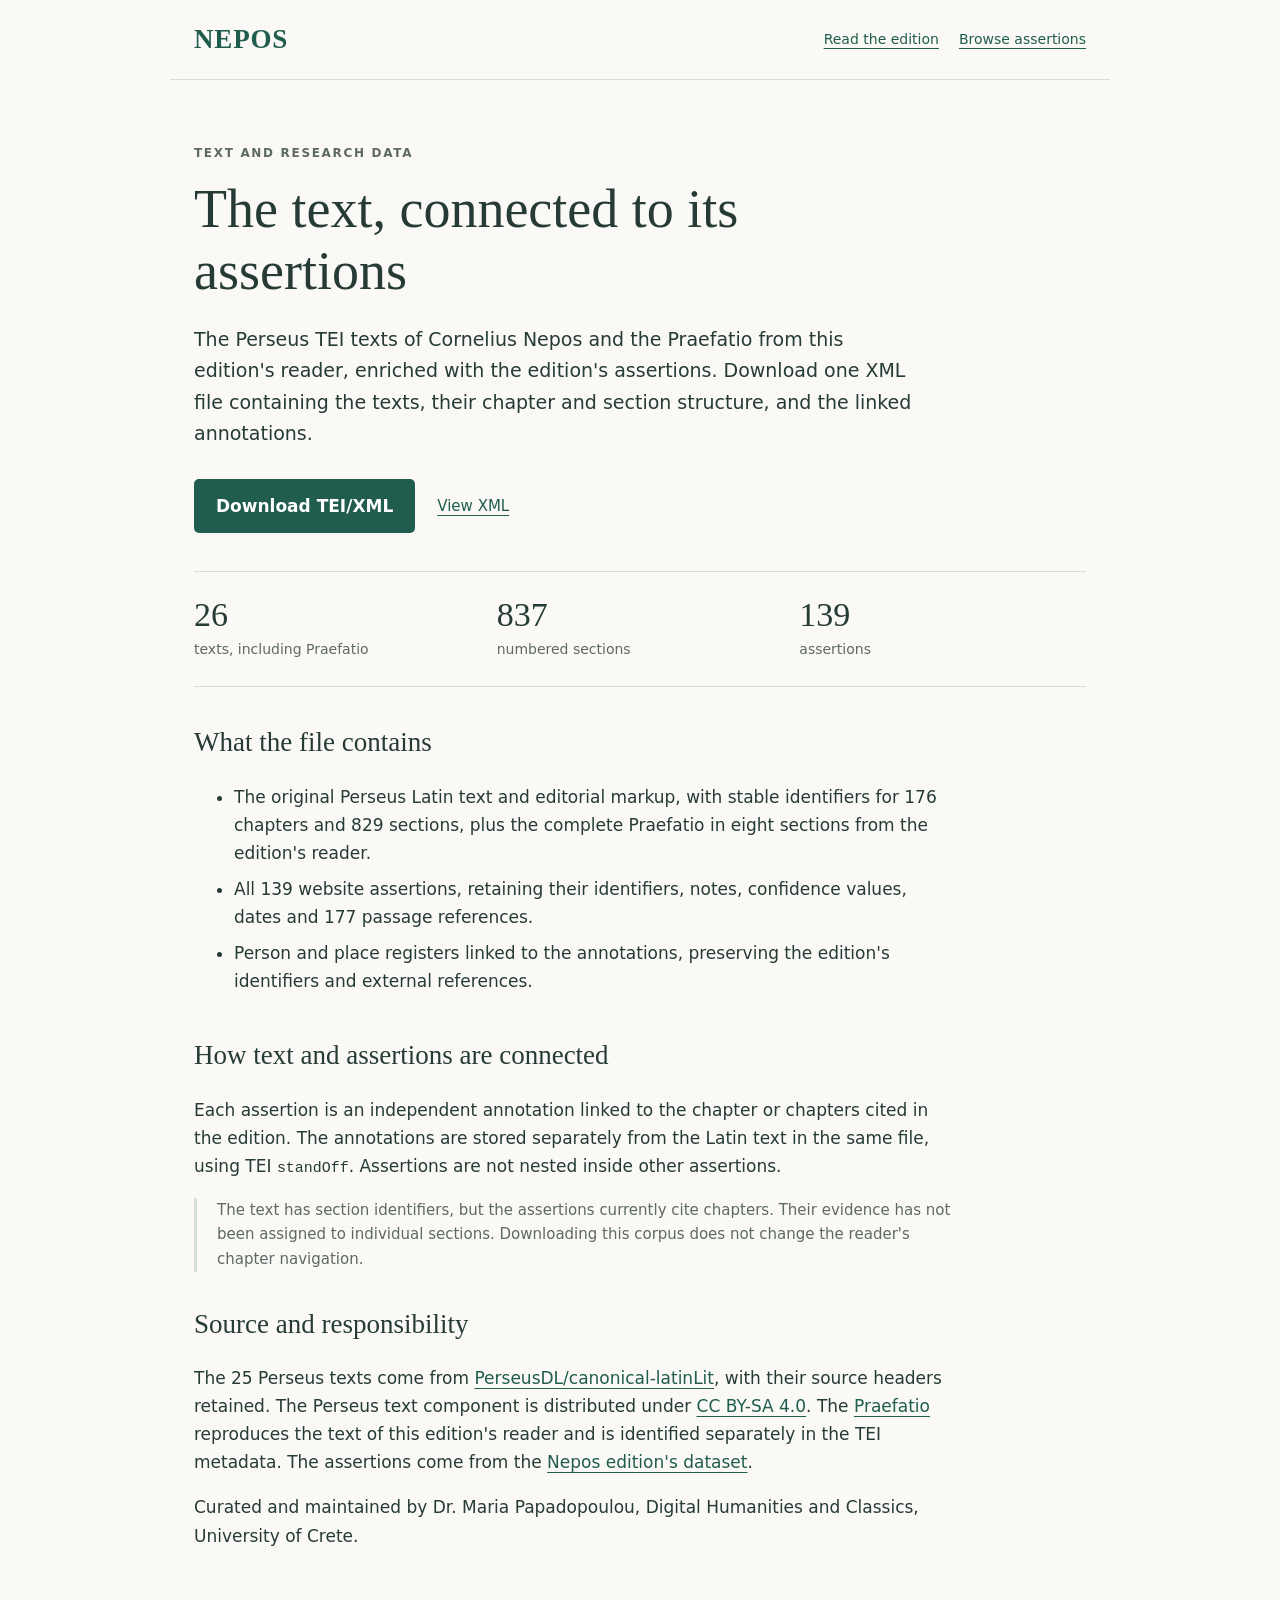
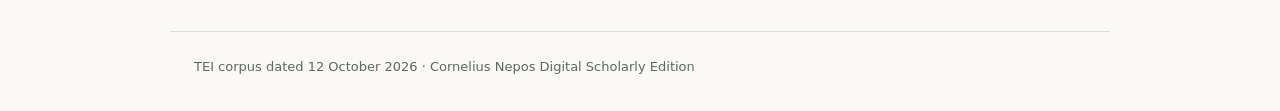
<file: web/tei/index.html>
<!doctype html>
<html lang="en">
<head>
  <meta charset="utf-8">
  <meta name="viewport" content="width=device-width, initial-scale=1">
  <title>TEI/XML and assertions · Nepos</title>
  <meta name="author" content="Curated and maintained by Dr. Maria Papadopoulou, Digital Humanities and Classics, University of Crete">
  <meta name="description" content="Download the Perseus TEI texts of Cornelius Nepos enriched with the edition's 139 assertions and linked person and place registers.">
  <link rel="canonical" href="https://nepos.humanisticadigitalia.eu/tei/index.html">
  <link rel="icon" type="image/svg+xml" href="/favicon.svg">
  <link rel="alternate" type="application/tei+xml" href="/tei/nepos-assertions-tei.xml" title="Nepos TEI with assertions">
  <style>
    :root{color-scheme:light;--paper:#faf9f6;--ink:#263b36;--muted:#5d6964;--line:#d7ded8;--accent:#205d4e}
    *{box-sizing:border-box}body{margin:0;background:var(--paper);color:var(--ink);font:17px/1.65 system-ui,-apple-system,"Segoe UI",sans-serif}a{color:var(--accent);text-underline-offset:4px}a:focus-visible{outline:3px solid #b57723;outline-offset:5px}header,main,footer{max-width:940px;margin:auto;padding:24px}header{display:flex;align-items:center;justify-content:space-between;gap:24px;border-bottom:1px solid var(--line)}.brand{font:700 27px Georgia,serif;text-decoration:none;letter-spacing:.03em}header nav{display:flex;flex-wrap:wrap;gap:20px;font-size:14px}main{padding-top:64px;padding-bottom:64px}.eyebrow{font-size:12px;letter-spacing:.14em;text-transform:uppercase;color:var(--muted);font-weight:650}h1{font:normal clamp(35px,6vw,54px)/1.15 Georgia,serif;margin:14px 0 22px;max-width:700px}h2{font:normal 27px/1.3 Georgia,serif;margin-top:35px}.intro{font-size:19px;max-width:730px}.actions{display:flex;align-items:center;gap:22px;flex-wrap:wrap;margin:30px 0}.button{display:inline-block;padding:13px 22px;border-radius:5px;background:var(--accent);color:white;text-decoration:none;font-weight:600}.secondary{font-size:15px}.stats{display:grid;grid-template-columns:repeat(3,1fr);border-top:1px solid var(--line);border-bottom:1px solid var(--line);margin:38px 0;padding:24px 0;gap:16px}.stats strong{display:block;font:normal 34px Georgia,serif}.stats span{color:var(--muted);font-size:14px}p,ul{max-width:760px}.note{border-left:3px solid var(--line);padding-left:20px;font-size:15px;color:var(--muted)}li{padding-bottom:8px}footer{border-top:1px solid var(--line);font-size:13px;color:var(--muted);padding-bottom:35px}code{font-size:.88em;overflow-wrap:anywhere}@media(max-width:520px){header{align-items:flex-start}.stats strong{font-size:29px}.stats span{font-size:12px}main{padding-top:38px}header nav{gap:8px;flex-direction:column}}
  </style>
</head>
<body>
  <header><a class="brand" href="/">NEPOS</a><nav aria-label="Edition"><a href="/life/miltiades">Read the edition</a><a href="/assertions">Browse assertions</a></nav></header>
  <main>
    <div class="eyebrow">Text and research data</div>
    <h1>The text, connected to its assertions</h1>
    <p class="intro">The Perseus TEI texts of Cornelius Nepos and the Praefatio from this edition's reader, enriched with the edition's assertions. Download one XML file containing the texts, their chapter and section structure, and the linked annotations.</p>
    <div class="actions"><a class="button" href="nepos-assertions-tei.xml" download="nepos-assertions-tei.xml">Download TEI/XML</a><a class="secondary" href="nepos-assertions-tei.xml">View XML</a></div>
    <div class="stats" aria-label="Corpus contents"><div><strong>26</strong><span>texts, including Praefatio</span></div><div><strong>837</strong><span>numbered sections</span></div><div><strong>139</strong><span>assertions</span></div></div>
    <h2>What the file contains</h2>
    <ul>
      <li>The original Perseus Latin text and editorial markup, with stable identifiers for 176 chapters and 829 sections, plus the complete Praefatio in eight sections from the edition's reader.</li>
      <li>All 139 website assertions, retaining their identifiers, notes, confidence values, dates and 177 passage references.</li>
      <li>Person and place registers linked to the annotations, preserving the edition's identifiers and external references.</li>
    </ul>
    <h2>How text and assertions are connected</h2>
    <p>Each assertion is an independent annotation linked to the chapter or chapters cited in the edition. The annotations are stored separately from the Latin text in the same file, using TEI <code>standOff</code>. Assertions are not nested inside other assertions.</p>
    <p class="note">The text has section identifiers, but the assertions currently cite chapters. Their evidence has not been assigned to individual sections. Downloading this corpus does not change the reader's chapter navigation.</p>
    <h2>Source and responsibility</h2>
    <p>The 25 Perseus texts come from <a href="https://github.com/PerseusDL/canonical-latinLit/tree/128a05afa9cc7179ab18f8d05f78a9f1dd50e415/data/phi0588">PerseusDL/canonical-latinLit</a>, with their source headers retained. The Perseus text component is distributed under <a href="https://creativecommons.org/licenses/by-sa/4.0/">CC BY-SA 4.0</a>. The <a href="/life/praefatio">Praefatio</a> reproduces the text of this edition's reader and is identified separately in the TEI metadata. The assertions come from the <a href="/assertions">Nepos edition's dataset</a>.</p>
    <p>Curated and maintained by Dr. Maria Papadopoulou, Digital Humanities and Classics, University of Crete.</p>
  </main>
  <footer>TEI corpus dated 12 October 2026 · Cornelius Nepos Digital Scholarly Edition</footer>
</body>
</html>
</file>
